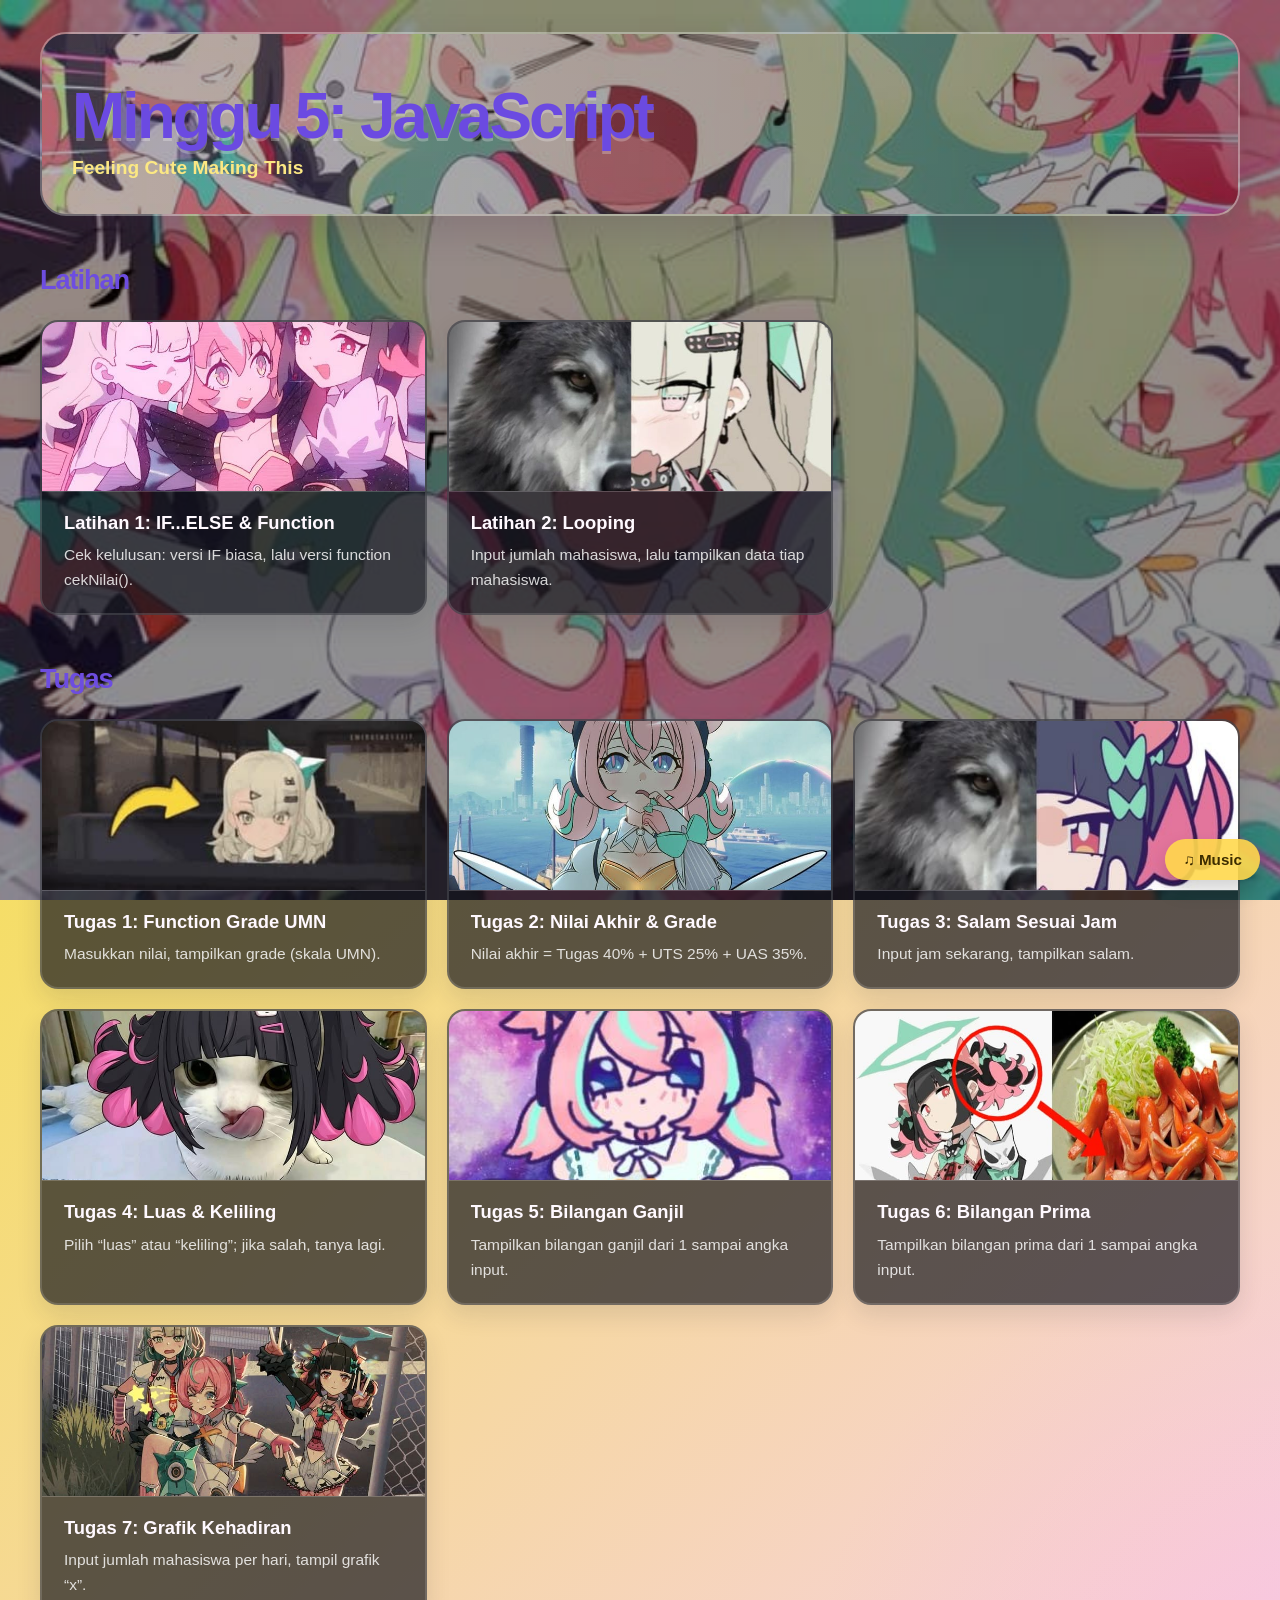
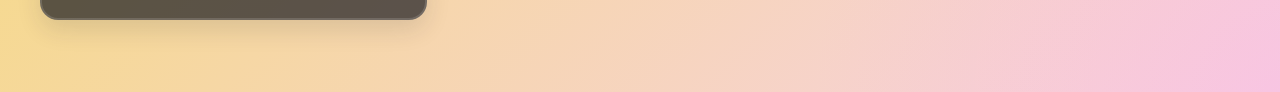
<file: MuhammadFardianOrlando_00000144918_Week05/index.html>
<!doctype html>
<html lang="id">
  <head>
    <meta charset="utf-8">
    <meta name="viewport" content="width=device-width, initial-scale=1">
    <title>Minggu 5: JavaScript</title>
    <link rel="stylesheet" href="style.css">
  </head>
  <body data-video="VidsNimage/Redreaming.mp4" data-image="VidsNimage/RERE.jpeg">
    <div class="wrap">
      <header class="hero">
        <div class="hero-media" aria-hidden="true">
          <img src="VidsNimage/RERE.jpeg" alt="">
        </div>
        <div class="hero-content">
          <h1>Minggu 5: JavaScript</h1>
          <p class="sub">Feeling Cute Making This</p>
        </div>
      </header>

      <h2>Latihan</h2>
      <div class="grid">
        <a class="card" href="latihan1.html" data-image="VidsNimage/Re1.jpeg"><b>Latihan 1: IF...ELSE &amp; Function</b><span>Cek kelulusan: versi IF biasa, lalu versi function cekNilai().</span></a>
        <a class="card" href="latihan2.html" data-image="VidsNimage/Re2.jpeg"><b>Latihan 2: Looping</b><span>Input jumlah mahasiswa, lalu tampilkan data tiap mahasiswa.</span></a>
      </div>

      <h2>Tugas</h2>
      <div class="grid">
        <a class="card" href="tugas1.html" data-image="VidsNimage/Re3.jpeg"><b>Tugas 1: Function Grade UMN</b><span>Masukkan nilai, tampilkan grade (skala UMN).</span></a>
        <a class="card" href="tugas2.html" data-image="VidsNimage/Re4.jpeg"><b>Tugas 2: Nilai Akhir &amp; Grade</b><span>Nilai akhir = Tugas 40% + UTS 25% + UAS 35%.</span></a>
        <a class="card" href="latihan3.html" data-image="VidsNimage/Re5.jpeg"><b>Tugas 3: Salam Sesuai Jam</b><span>Input jam sekarang, tampilkan salam.</span></a>
        <a class="card" href="latihan4.html" data-image="VidsNimage/Re6.jpeg"><b>Tugas 4: Luas &amp; Keliling</b><span>Pilih “luas” atau “keliling”; jika salah, tanya lagi.</span></a>
        <a class="card" href="latihan5.html" data-image="VidsNimage/Re7.jpeg"><b>Tugas 5: Bilangan Ganjil</b><span>Tampilkan bilangan ganjil dari 1 sampai angka input.</span></a>
        <a class="card" href="latihan6.html" data-image="VidsNimage/Re8.jpeg"><b>Tugas 6: Bilangan Prima</b><span>Tampilkan bilangan prima dari 1 sampai angka input.</span></a>
        <a class="card" href="latihan7.html" data-image="VidsNimage/Re9.jpeg"><b>Tugas 7: Grafik Kehadiran</b><span>Input jumlah mahasiswa per hari, tampil grafik “x”.</span></a>
      </div>
    </div>

    <div class="music-control">
      <button id="musicToggle" type="button" aria-label="Toggle background music">♫ Music</button>
      <audio id="bgMusic" autoplay loop preload="auto">
        <source src="VidsNimage/ReDreaming Angel - Sān-Z - Topic (128k).mp3" type="audio/mpeg">
        Browser Anda tidak mendukung audio HTML5.
      </audio>
    </div>

    <script src="script.js"></script>
  </body>
</html>
</file>
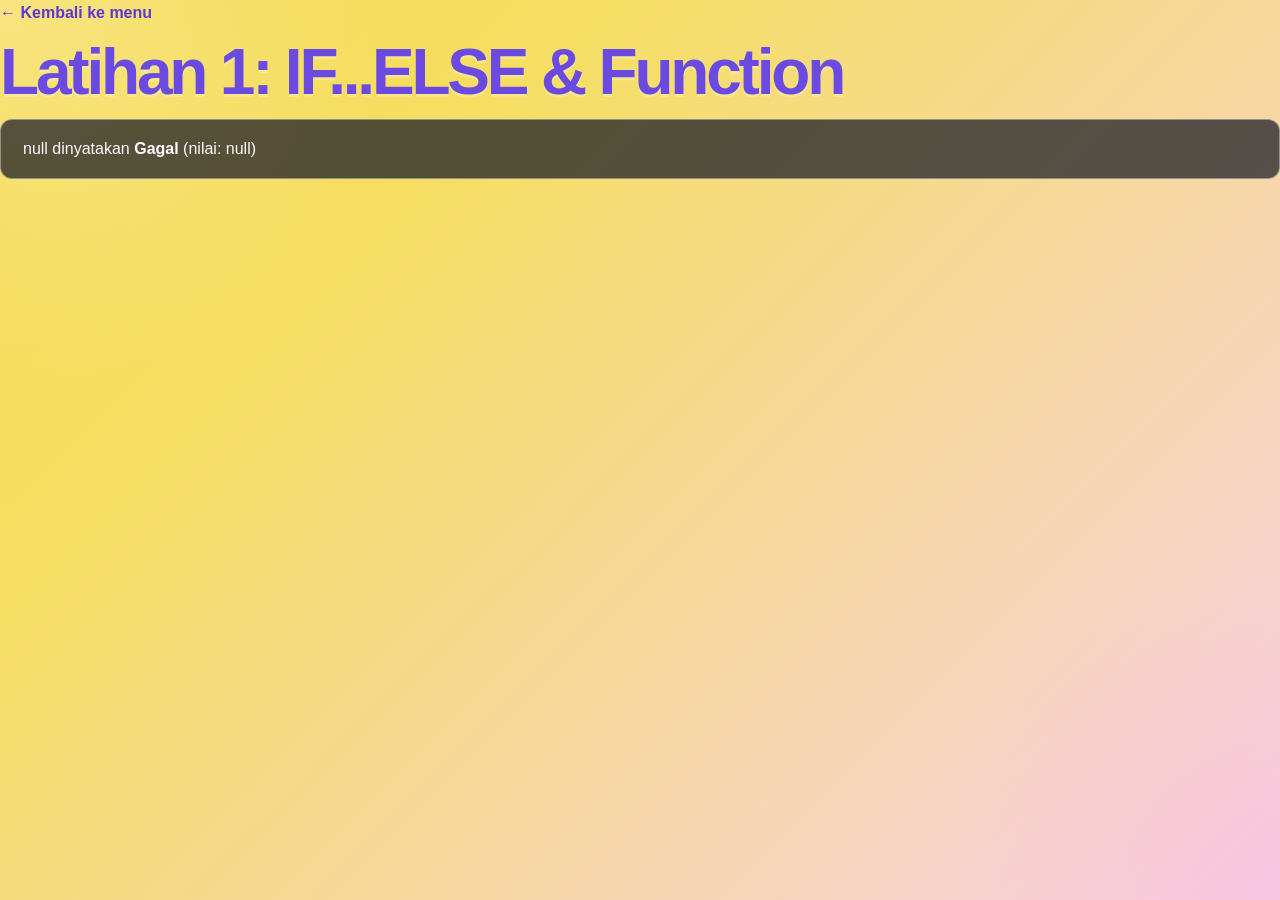
<file: MuhammadFardianOrlando_00000144918_Week05/latihan1.html>
<!doctype html>
<html lang="id"><head><meta charset="utf-8">
<meta name="viewport" content="width=device-width, initial-scale=1">
<title>Latihan 1: IF...ELSE & Function</title>
<link rel="stylesheet" href="style.css"></head>
<body>
<a class="nav" href="index.html">&larr; Kembali ke menu</a>
<h1>Latihan 1: IF...ELSE & Function</h1>
<div class="hasil">
<script>

function cekNilai(nilai) {
    if (nilai >= 60) {
        return "Lulus";
    } else {
        return "Gagal";
    }
}

var nama = window.prompt("nama");
var nilai = window.prompt("nilai");
alert(cekNilai(nilai));
document.write(nama + " dinyatakan <b>" + cekNilai(nilai) + "</b> (nilai: " + nilai + ")");
</script>
</div>

<div class="music-control" aria-hidden="true">
  <audio id="bgMusic" autoplay loop preload="auto">
    <source src="VidsNimage/ReDreaming Angel - Sān-Z - Topic (128k).mp3" type="audio/mpeg">
  </audio>
</div>

<script>
document.addEventListener('DOMContentLoaded', () => {
  const audio = document.getElementById('bgMusic');
  if (audio) {
    audio.volume = 0.35;
    audio.play().catch(() => {});
  }
});
</script>
</body></html>
</file>
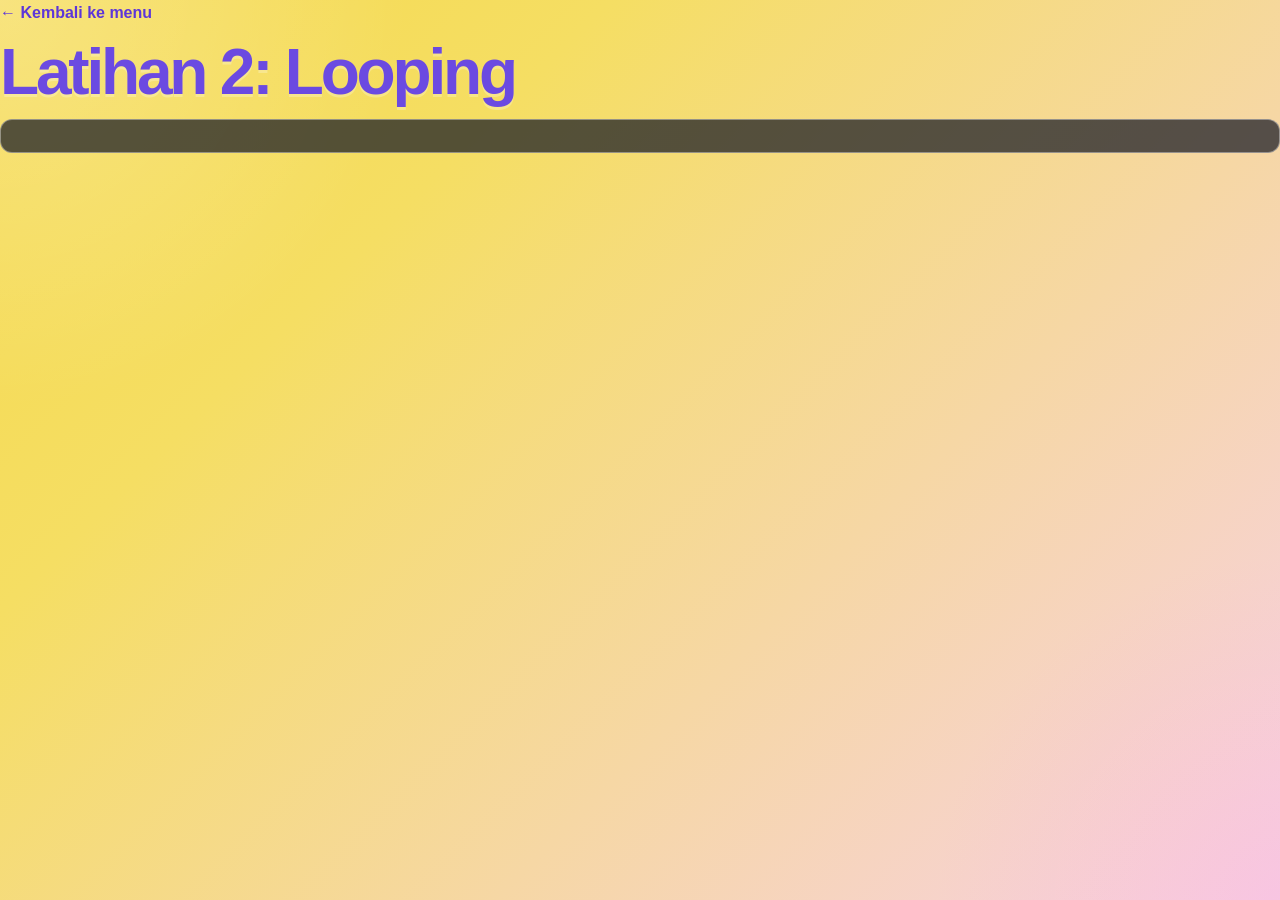
<file: MuhammadFardianOrlando_00000144918_Week05/latihan2.html>
<!doctype html>
<html lang="id"><head><meta charset="utf-8">
<meta name="viewport" content="width=device-width, initial-scale=1">
<title>Latihan 2: Looping</title>
<link rel="stylesheet" href="style.css"></head>
<body>
<a class="nav" href="index.html">&larr; Kembali ke menu</a>
<h1>Latihan 2: Looping</h1>
<div class="hasil">
<script>

var jumlahMhs = window.prompt("Jumlah");
for (var i = 1; i <= jumlahMhs; i++) {
    var nama = window.prompt("Nama");
    var uts = window.prompt("UTS");
    var uas = window.prompt("UAS");
    var tugas = window.prompt("Tugas");

    document.write("<br /><br />" + i + ". " + nama + "<br />");
    document.write("Tugas: " + tugas);
    document.write("<br />UTS: " + uts);
    document.write("<br />UAS: " + uas);
}
</script>
</div>

<div class="music-control" aria-hidden="true">
  <audio id="bgMusic" autoplay loop preload="auto">
    <source src="VidsNimage/ReDreaming Angel - Sān-Z - Topic (128k).mp3" type="audio/mpeg">
  </audio>
</div>

<script>
document.addEventListener('DOMContentLoaded', () => {
  const audio = document.getElementById('bgMusic');
  if (audio) {
    audio.volume = 0.35;
    audio.play().catch(() => {});
  }
});
</script>
</body></html>
</file>
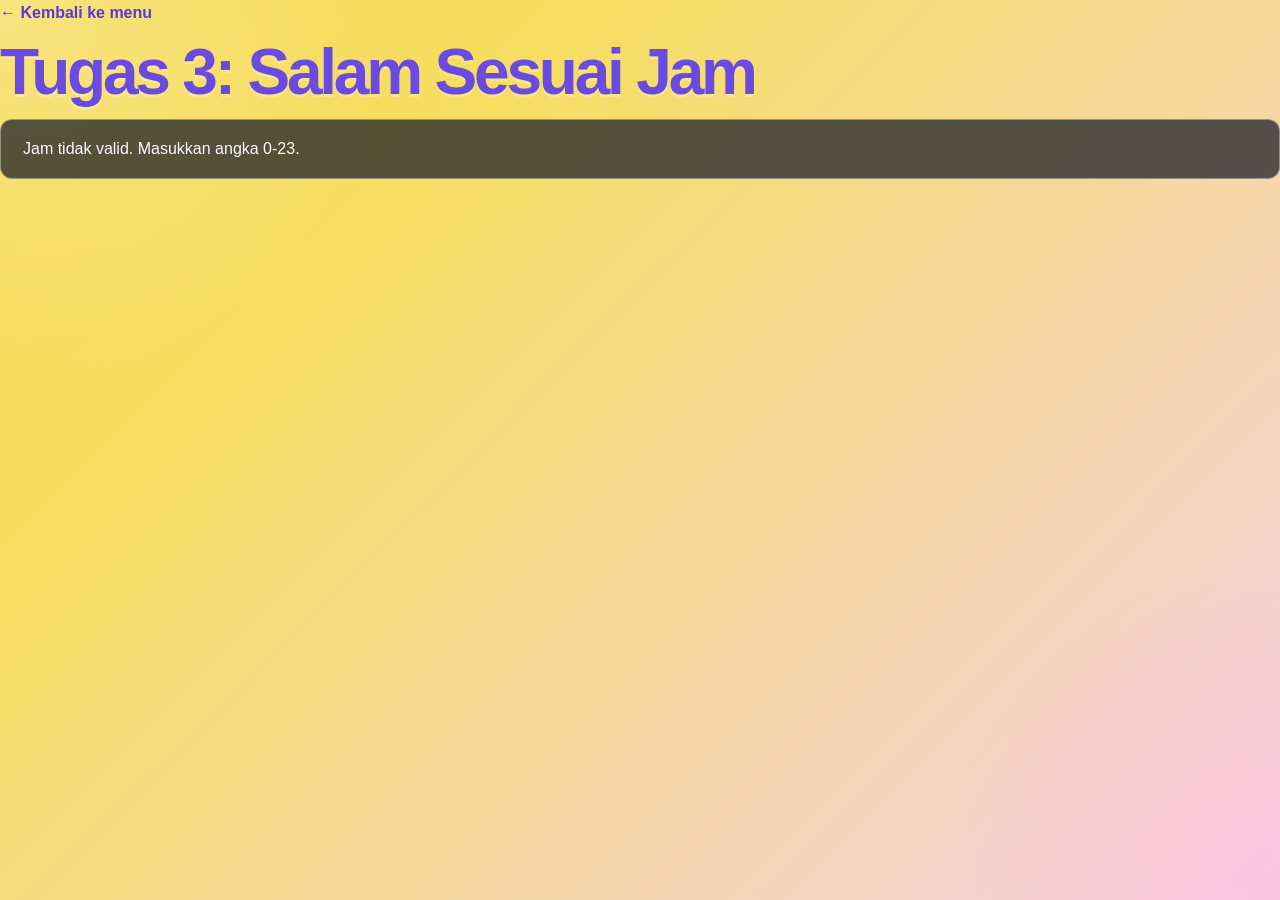
<file: MuhammadFardianOrlando_00000144918_Week05/latihan3.html>
<!doctype html>
<html lang="id"><head><meta charset="utf-8">
<meta name="viewport" content="width=device-width, initial-scale=1">
<title>Tugas 3: Salam Sesuai Jam</title>
<link rel="stylesheet" href="style.css"></head>
<body>
<a class="nav" href="index.html">&larr; Kembali ke menu</a>
<h1>Tugas 3: Salam Sesuai Jam</h1>
<div class="hasil">
<script>

function getSalam(jam) {
    if (jam >= 6 && jam <= 10) return "Selamat Pagi";
    else if (jam >= 11 && jam <= 14) return "Selamat Siang";
    else if (jam >= 15 && jam <= 17) return "Selamat Sore";
    else if (jam >= 18 && jam <= 22) return "Selamat Malam";
    else return "Selamat Tidur"; 
}

var jam = parseInt(window.prompt("Jam Sekarang"));
if (isNaN(jam) || jam < 0 || jam > 23) {
    document.write("Jam tidak valid. Masukkan angka 0-23.");
} else {
    document.write("Jam " + jam + ":00 &rarr; <b>" + getSalam(jam) + "</b>");
}
</script>
</div>

<div class="music-control" aria-hidden="true">
  <audio id="bgMusic" autoplay loop preload="auto">
    <source src="VidsNimage/ReDreaming Angel - Sān-Z - Topic (128k).mp3" type="audio/mpeg">
  </audio>
</div>

<script>
document.addEventListener('DOMContentLoaded', () => {
  const audio = document.getElementById('bgMusic');
  if (audio) {
    audio.volume = 0.35;
    audio.play().catch(() => {});
  }
});
</script>
</body></html>
</file>
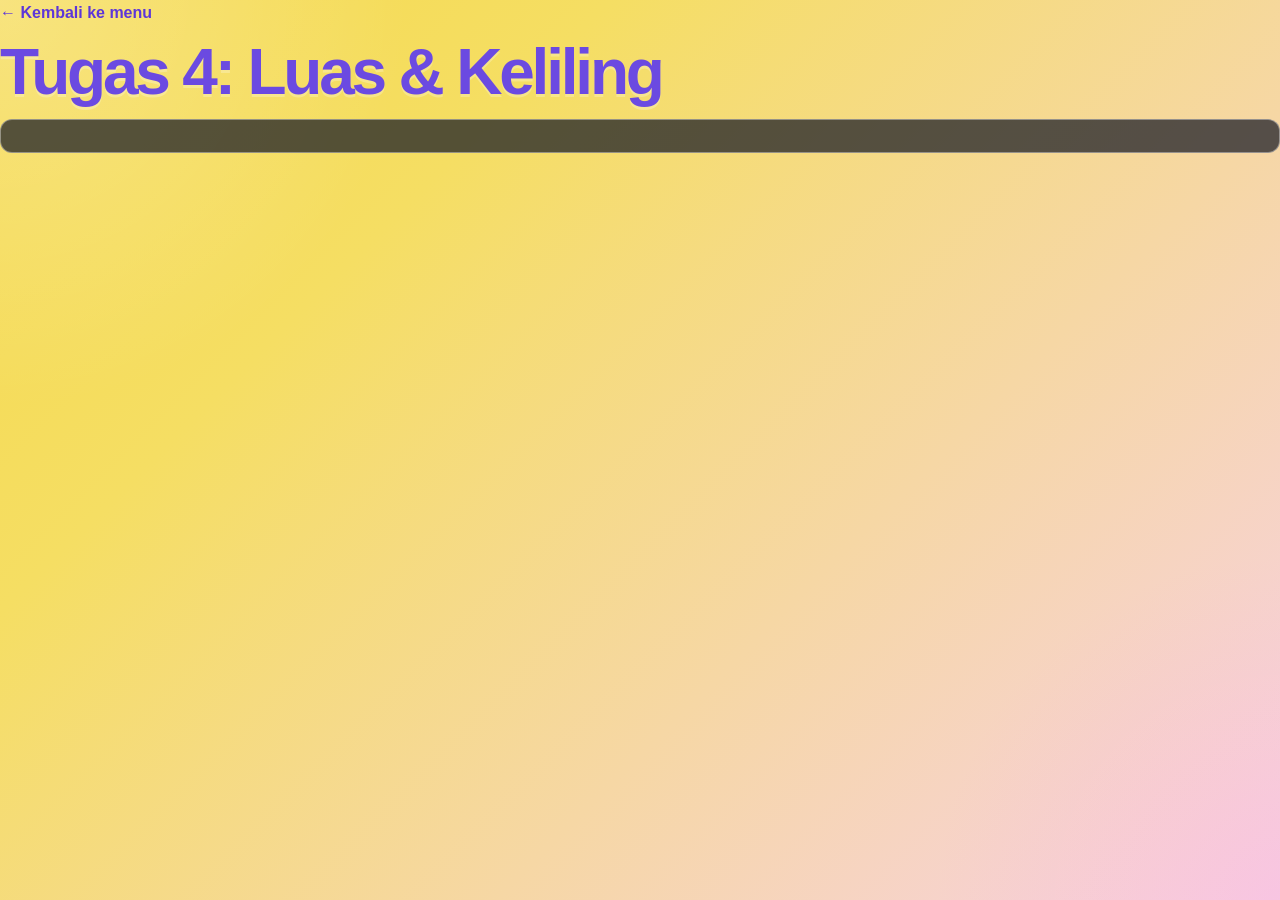
<file: MuhammadFardianOrlando_00000144918_Week05/latihan4.html>
<!doctype html>
<html lang="id"><head><meta charset="utf-8">
<meta name="viewport" content="width=device-width, initial-scale=1">
<title>Tugas 4: Luas & Keliling</title>
<link rel="stylesheet" href="style.css"></head>
<body>
<a class="nav" href="index.html">&larr; Kembali ke menu</a>
<h1>Tugas 4: Luas & Keliling</h1>
<div class="hasil">
<script>

var pilihan = "";
while (pilihan !== "luas" && pilihan !== "keliling") {
    pilihan = window.prompt("Ingin menghitung apa? Ketik \"luas\" atau \"keliling\"");
    if (pilihan === null) break; 
    pilihan = pilihan.toLowerCase().trim();
}

if (pilihan !== null) {
    var lebar = parseFloat(window.prompt("Lebar"));
    var panjang = parseFloat(window.prompt("Panjang"));
    if (pilihan === "luas") {
        document.write("Luas = " + panjang + " x " + lebar + " = <b>" + (panjang * lebar) + "</b>");
    } else {
        document.write("Keliling = 2 x (" + panjang + " + " + lebar + ") = <b>" + (2 * (panjang + lebar)) + "</b>");
    }
}
</script>
</div>

<div class="music-control" aria-hidden="true">
  <audio id="bgMusic" autoplay loop preload="auto">
    <source src="VidsNimage/ReDreaming Angel - Sān-Z - Topic (128k).mp3" type="audio/mpeg">
  </audio>
</div>

<script>
document.addEventListener('DOMContentLoaded', () => {
  const audio = document.getElementById('bgMusic');
  if (audio) {
    audio.volume = 0.35;
    audio.play().catch(() => {});
  }
});
</script>
</body></html>
</file>
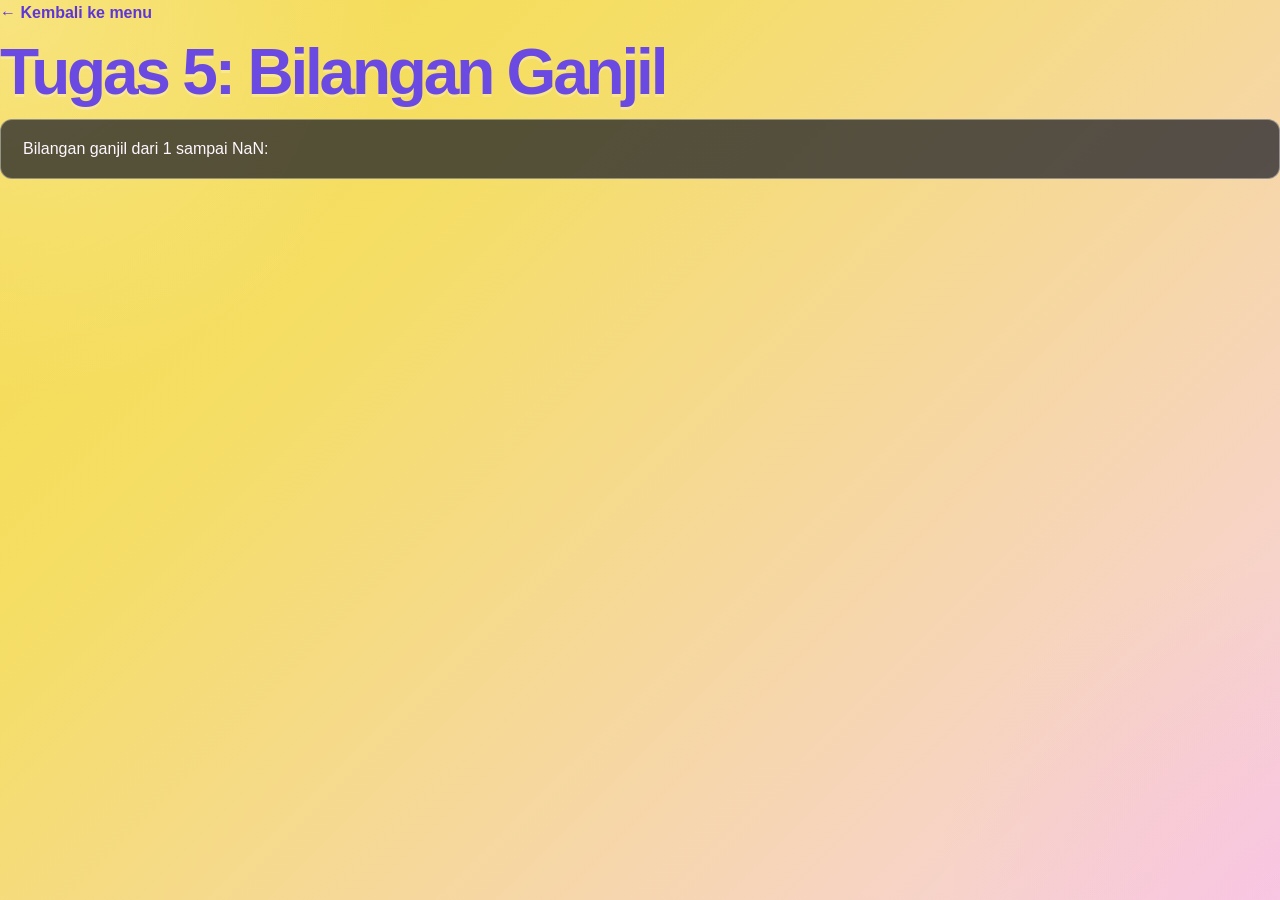
<file: MuhammadFardianOrlando_00000144918_Week05/latihan5.html>
<!doctype html>
<html lang="id"><head><meta charset="utf-8">
<meta name="viewport" content="width=device-width, initial-scale=1">
<title>Tugas 5: Bilangan Ganjil</title>
<link rel="stylesheet" href="style.css"></head>
<body>
<a class="nav" href="index.html">&larr; Kembali ke menu</a>
<h1>Tugas 5: Bilangan Ganjil</h1>
<div class="hasil">
<script>

var angka = parseInt(window.prompt("Masukkan angka"));
document.write("Bilangan ganjil dari 1 sampai " + angka + ":<br />");
var hasil = [];
for (var i = 1; i <= angka; i++) {
    if (i % 2 !== 0) hasil.push(i);
}
document.write(hasil.join(", "));
</script>
</div>

<div class="music-control" aria-hidden="true">
  <audio id="bgMusic" autoplay loop preload="auto">
    <source src="VidsNimage/ReDreaming Angel - Sān-Z - Topic (128k).mp3" type="audio/mpeg">
  </audio>
</div>

<script>
document.addEventListener('DOMContentLoaded', () => {
  const audio = document.getElementById('bgMusic');
  if (audio) {
    audio.volume = 0.35;
    audio.play().catch(() => {});
  }
});
</script>
</body></html>
</file>
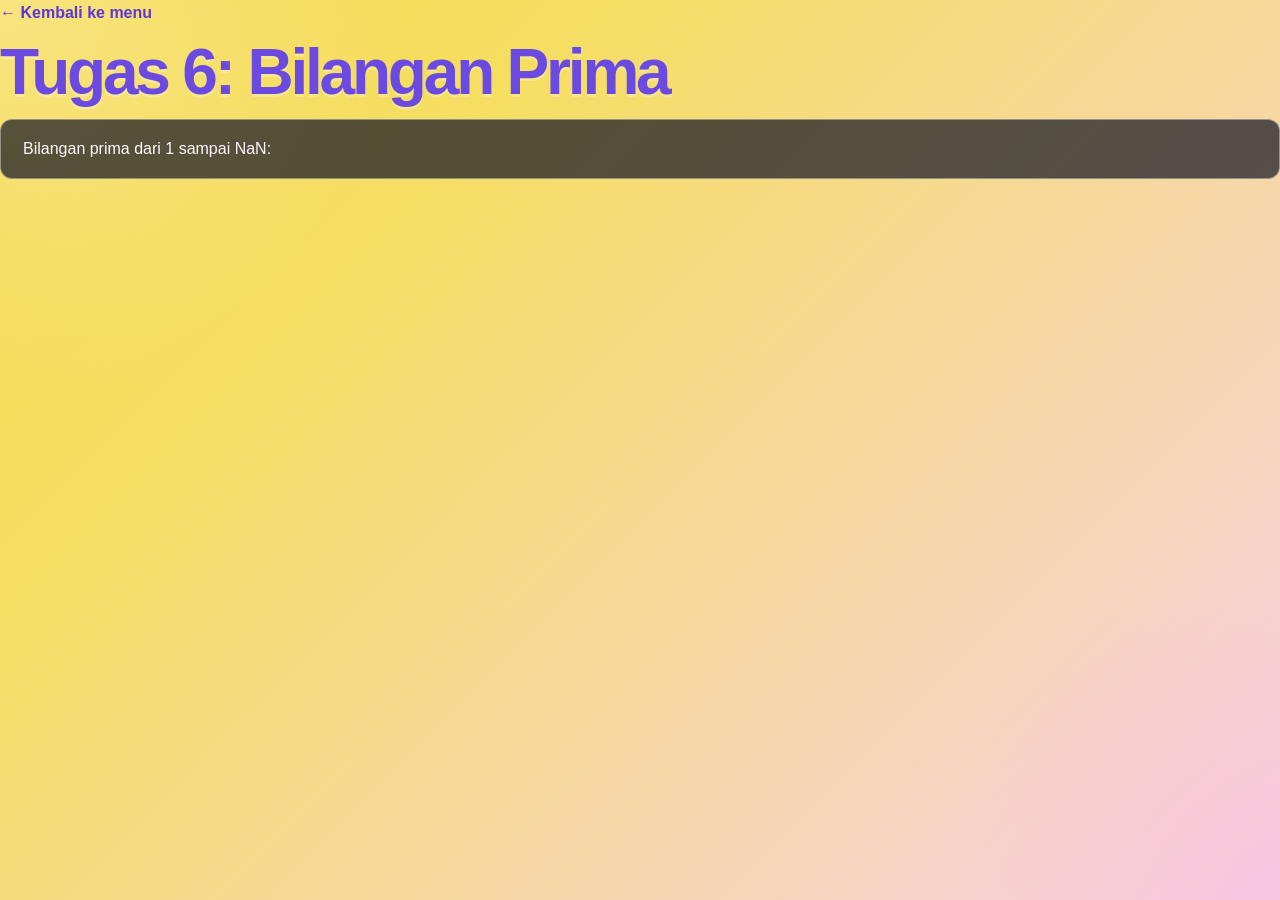
<file: MuhammadFardianOrlando_00000144918_Week05/latihan6.html>
<!doctype html>
<html lang="id"><head><meta charset="utf-8">
<meta name="viewport" content="width=device-width, initial-scale=1">
<title>Tugas 6: Bilangan Prima</title>
<link rel="stylesheet" href="style.css"></head>
<body>
<a class="nav" href="index.html">&larr; Kembali ke menu</a>
<h1>Tugas 6: Bilangan Prima</h1>
<div class="hasil">
<script>

function isPrima(n) {
    if (n < 2) return false;
    for (var j = 2; j * j <= n; j++) {
        if (n % j === 0) return false;
    }
    return true;
}

var angka = parseInt(window.prompt("Masukkan angka"));
document.write("Bilangan prima dari 1 sampai " + angka + ":<br />");
var hasil = [];
for (var i = 1; i <= angka; i++) {
    if (isPrima(i)) hasil.push(i);
}
document.write(hasil.join(", "));
</script>
</div>

<div class="music-control" aria-hidden="true">
  <audio id="bgMusic" autoplay loop preload="auto">
    <source src="VidsNimage/ReDreaming Angel - Sān-Z - Topic (128k).mp3" type="audio/mpeg">
  </audio>
</div>

<script>
document.addEventListener('DOMContentLoaded', () => {
  const audio = document.getElementById('bgMusic');
  if (audio) {
    audio.volume = 0.35;
    audio.play().catch(() => {});
  }
});
</script>
</body></html>
</file>
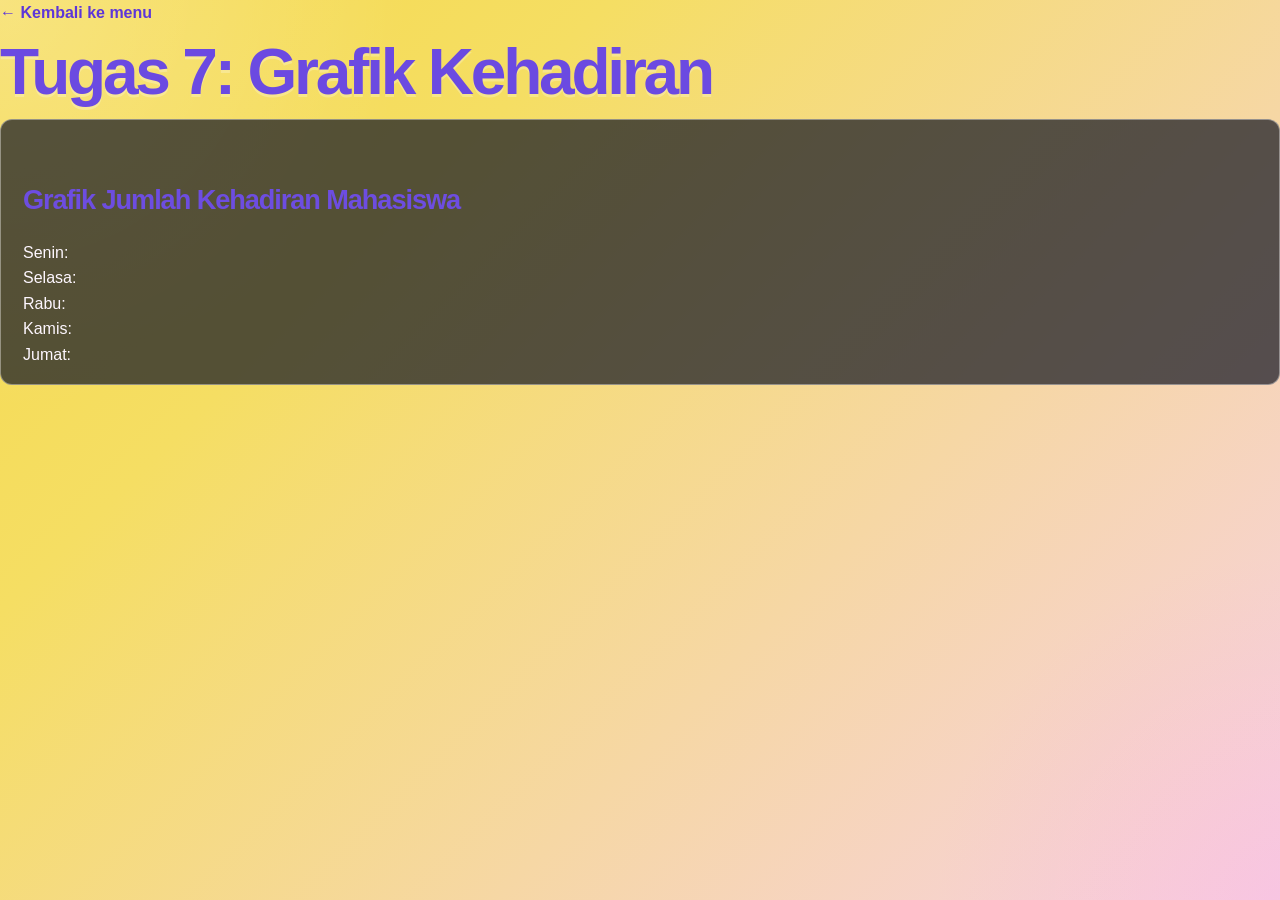
<file: MuhammadFardianOrlando_00000144918_Week05/latihan7.html>
<!doctype html>
<html lang="id"><head><meta charset="utf-8">
<meta name="viewport" content="width=device-width, initial-scale=1">
<title>Tugas 7: Grafik Kehadiran</title>
<link rel="stylesheet" href="style.css"></head>
<body>
<a class="nav" href="index.html">&larr; Kembali ke menu</a>
<h1>Tugas 7: Grafik Kehadiran</h1>
<div class="hasil">
<script>

var hari = ["Senin", "Selasa", "Rabu", "Kamis", "Jumat"];
var jumlah = [];
for (var i = 0; i < hari.length; i++) {
    jumlah[i] = parseInt(window.prompt("Jumlah mahasiswa masuk hari " + hari[i]));
}

document.write("<h2>Grafik Jumlah Kehadiran Mahasiswa</h2>");
for (var i = 0; i < hari.length; i++) {
    var batang = "";
    for (var j = 0; j < jumlah[i]; j++) {
        batang += "x";
    }
    document.write(hari[i] + ": " + batang + "<br />");
}
</script>
</div>

<div class="music-control" aria-hidden="true">
  <audio id="bgMusic" autoplay loop preload="auto">
    <source src="VidsNimage/ReDreaming Angel - Sān-Z - Topic (128k).mp3" type="audio/mpeg">
  </audio>
</div>

<script>
document.addEventListener('DOMContentLoaded', () => {
  const audio = document.getElementById('bgMusic');
  if (audio) {
    audio.volume = 0.35;
    audio.play().catch(() => {});
  }
});
</script>
</body></html>
</file>
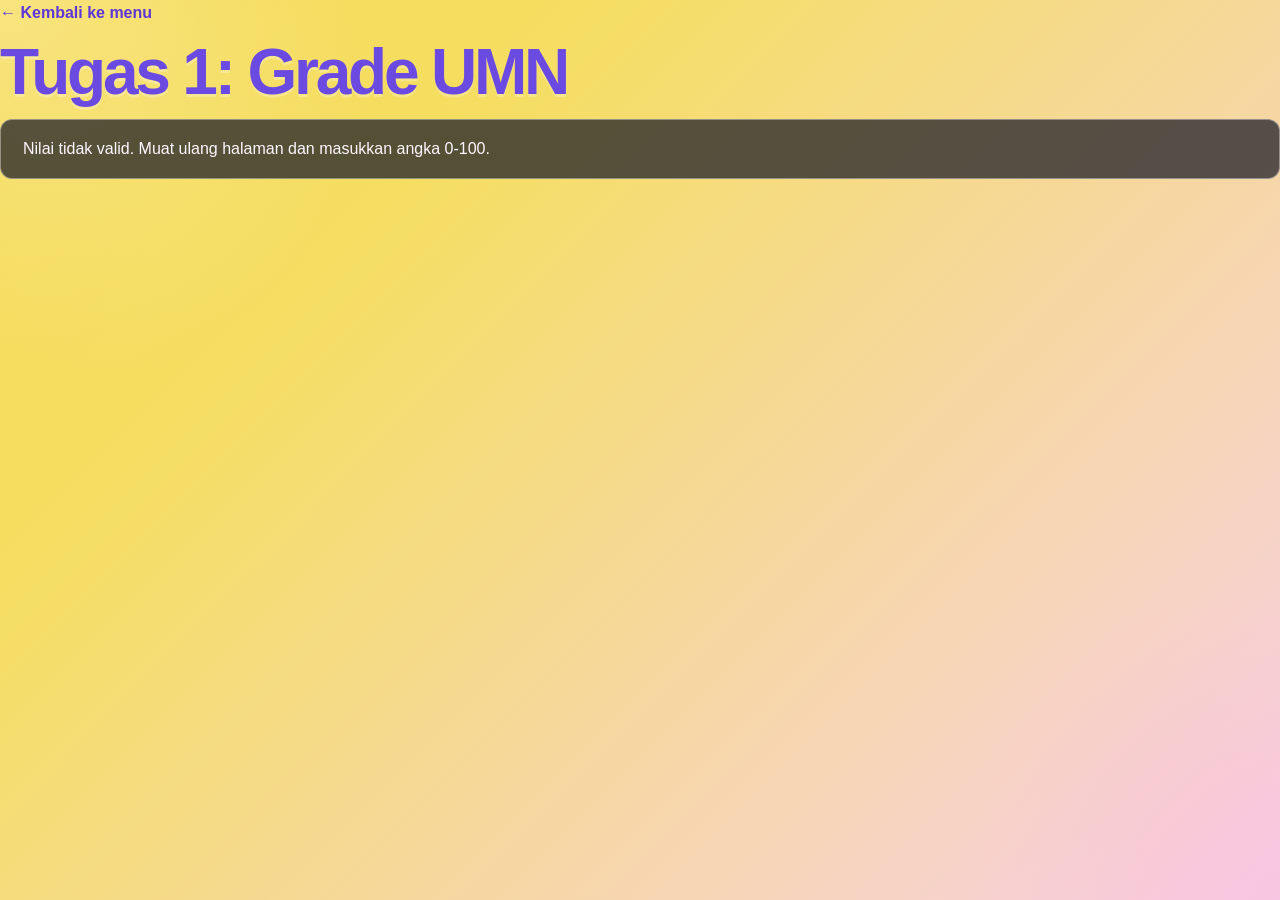
<file: MuhammadFardianOrlando_00000144918_Week05/tugas1.html>
<!doctype html>
<html lang="id"><head><meta charset="utf-8">
<meta name="viewport" content="width=device-width, initial-scale=1">
<title>Tugas 1: Grade UMN</title>
<link rel="stylesheet" href="style.css"></head>
<body>
<a class="nav" href="index.html">&larr; Kembali ke menu</a>
<h1>Tugas 1: Grade UMN</h1>
<div class="hasil">
<script>

// Ketentuan grade UMN
function getGrade(nilai) {
    if (nilai >= 85) return "A";
    else if (nilai >= 80) return "A-";
    else if (nilai >= 75) return "B+";
    else if (nilai >= 70) return "B";
    else if (nilai >= 65) return "B-";
    else if (nilai >= 60) return "C+";
    else if (nilai >= 55) return "C";
    else if (nilai >= 40) return "D";
    else return "E";
}

var nilai = parseFloat(window.prompt("Masukkan nilai (0-100)"));
if (isNaN(nilai) || nilai < 0 || nilai > 100) {
    document.write("Nilai tidak valid. Muat ulang halaman dan masukkan angka 0-100.");
} else {
    document.write("Nilai: " + nilai + "<br />Grade: <b>" + getGrade(nilai) + "</b>");
}
</script>
</div>

<div class="music-control" aria-hidden="true">
  <audio id="bgMusic" autoplay loop preload="auto">
    <source src="VidsNimage/ReDreaming Angel - Sān-Z - Topic (128k).mp3" type="audio/mpeg">
  </audio>
</div>

<script>
document.addEventListener('DOMContentLoaded', () => {
  const audio = document.getElementById('bgMusic');
  if (audio) {
    audio.volume = 0.35;
    audio.play().catch(() => {});
  }
});
</script>
</body></html>
</file>
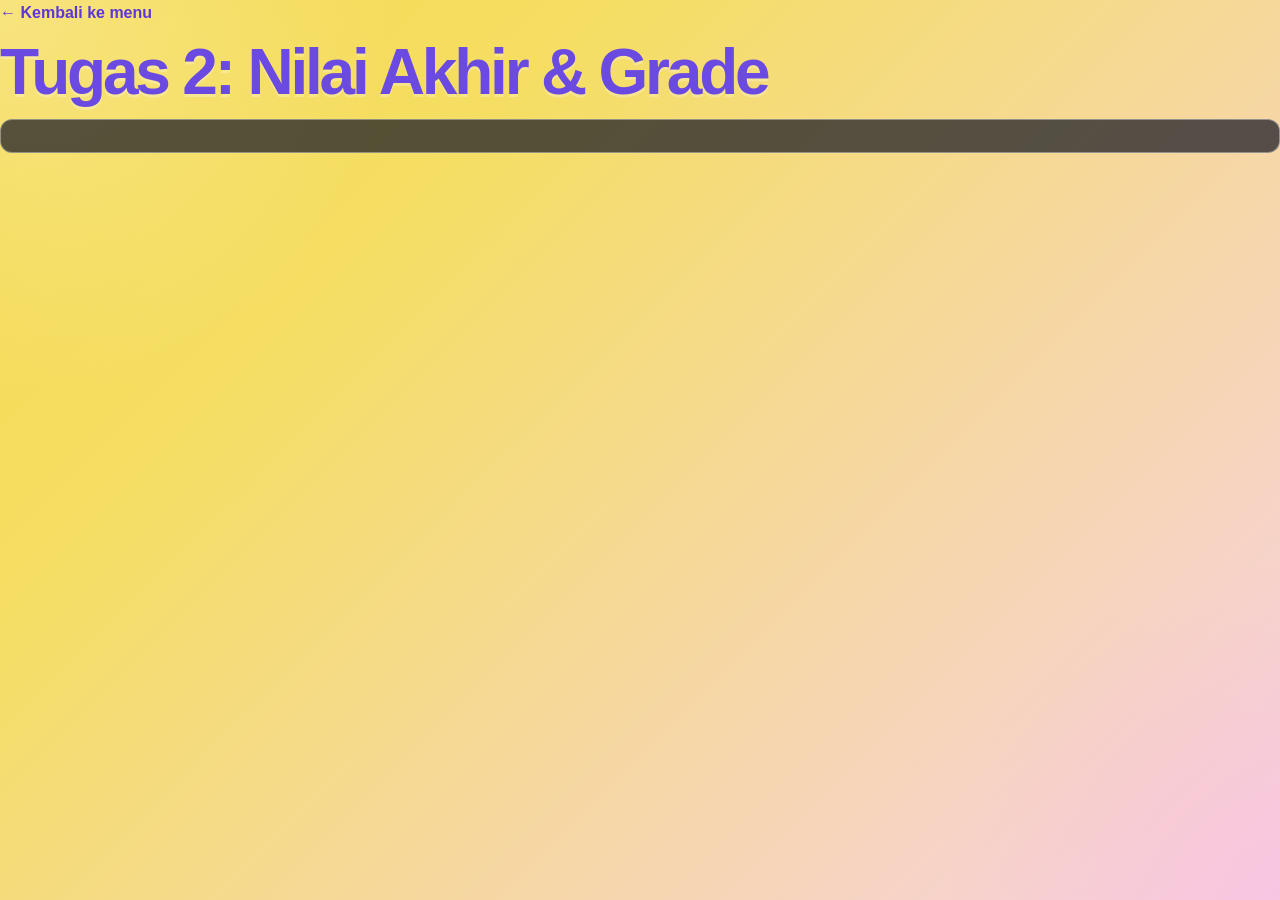
<file: MuhammadFardianOrlando_00000144918_Week05/tugas2.html>
<!doctype html>
<html lang="id"><head><meta charset="utf-8">
<meta name="viewport" content="width=device-width, initial-scale=1">
<title>Tugas 2: Nilai Akhir & Grade</title>
<link rel="stylesheet" href="style.css"></head>
<body>
<a class="nav" href="index.html">&larr; Kembali ke menu</a>
<h1>Tugas 2: Nilai Akhir & Grade</h1>
<div class="hasil">
<script>

function getGrade(nilai) {
    if (nilai >= 85) return "A";
    else if (nilai >= 80) return "A-";
    else if (nilai >= 75) return "B+";
    else if (nilai >= 70) return "B";
    else if (nilai >= 65) return "B-";
    else if (nilai >= 60) return "C+";
    else if (nilai >= 55) return "C";
    else if (nilai >= 40) return "D";
    else return "E";
}

// Bobot: Tugas 40%, UTS 25%, UAS 35%
function hitungNilaiAkhir(tugas, uts, uas) {
    var total = (tugas * 0.4) + (uts * 0.25) + (uas * 0.35);
    return Math.round(total * 100) / 100;
}

var jumlahMhs = parseInt(window.prompt("Jumlah mahasiswa"));
for (var i = 1; i <= jumlahMhs; i++) {
    var nama = window.prompt("Nama mahasiswa ke-" + i);
    var tugas = parseFloat(window.prompt("Nilai Tugas"));
    var uts = parseFloat(window.prompt("Nilai UTS"));
    var uas = parseFloat(window.prompt("Nilai UAS"));
    var akhir = hitungNilaiAkhir(tugas, uts, uas);

    document.write(i + ". " + nama + "<br />");
    document.write("Tugas: " + tugas + "<br />");
    document.write("UTS: " + uts + "<br />");
    document.write("UAS: " + uas + "<br />");
    document.write("Nilai Akhir: " + akhir + "<br />");
    document.write("Grade: " + getGrade(akhir) + "<br /><br />");
}
</script>
</div>

<div class="music-control" aria-hidden="true">
  <audio id="bgMusic" autoplay loop preload="auto">
    <source src="VidsNimage/ReDreaming Angel - Sān-Z - Topic (128k).mp3" type="audio/mpeg">
  </audio>
</div>

<script>
document.addEventListener('DOMContentLoaded', () => {
  const audio = document.getElementById('bgMusic');
  if (audio) {
    audio.volume = 0.35;
    audio.play().catch(() => {});
  }
});
</script>
</body></html>
</file>
<file: MuhammadFardianOrlando_00000144918_Week05/style.css>
:root {
  --bg: #f5d94d;
  --bg-2: #f7b9d4;
  --card: rgba(23, 25, 37, 0.72);
  --card-soft: rgba(255, 255, 255, 0.12);
  --line: rgba(255, 255, 255, 0.38);
  --title: #7b7af7;
  --title-deep: #5d5ae6;
  --text: #fef7ff;
  --muted: rgba(255, 255, 255, 0.8);
  --accent: #ff71c3;
  --accent-2: #6ae7d3;
  --shadow: rgba(72, 38, 80, 0.18);
  --dark: #1d2032;
}

* {
  box-sizing: border-box;
}

html {
  scroll-behavior: smooth;
}

body {
  position: relative;
  min-height: 100vh;
  margin: 0;
  padding: 0;
  overflow-x: hidden;
  background:
    radial-gradient(circle at top left, rgba(255, 255, 255, 0.28), transparent 26%),
    radial-gradient(circle at bottom right, rgba(255, 146, 209, 0.18), transparent 22%),
    linear-gradient(135deg, var(--bg) 0%, #f5de63 28%, #f7d0e6 100%);
  color: var(--text);
  font-family: "Trebuchet MS", "Segoe UI", sans-serif;
  line-height: 1.6;
}

img {
  max-width: 100%;
  display: block;
}

.page-bg {
  position: fixed;
  inset: 0;
  width: 100vw;
  height: 100vh;
  z-index: 0;
  overflow: hidden;
  background: var(--bg);
}

.page-bg img,
.page-bg video {
  position: absolute;
  inset: 0;
  width: 100vw;
  height: 100vh;
  min-width: 100%;
  min-height: 100%;
  object-fit: cover;
  object-position: center;
  display: block;
  filter: brightness(0.58) saturate(1.15);
}

.wrap {
  position: relative;
  z-index: 1;
  width: min(1200px, calc(100% - 28px));
  margin: 32px auto 72px;
}

a {
  color: var(--accent);
}

a:focus-visible {
  outline: 3px solid var(--accent);
  outline-offset: 3px;
}

.hero {
  position: relative;
  margin-bottom: 30px;
  border: 2px solid rgba(255, 255, 255, 0.18);
  border-radius: 26px;
  overflow: hidden;
  background: rgba(255, 255, 255, 0.18);
  box-shadow: 0 16px 35px var(--shadow);
}

.hero-media {
  position: absolute;
  inset: 0;
  z-index: 0;
}

.hero-media img,
.hero-media video {
  width: 100%;
  height: 100%;
  object-fit: cover;
  display: block;
  filter: brightness(0.68) saturate(1.2);
}

.hero-content {
  position: relative;
  z-index: 1;
  padding: 52px 30px 30px;
  background: linear-gradient(90deg, rgba(255, 255, 255, 0.12), rgba(0, 0, 0, 0.12));
}

h1 {
  margin: 0 0 6px;
  color: #6b4ae1;
  font-size: clamp(2.7rem, 5vw, 5rem);
  line-height: 0.96;
  letter-spacing: -0.05em;
  font-weight: 800;
  text-shadow: 0 3px 0 rgba(255, 255, 255, 0.25);
}

h2 {
  margin: 42px 0 18px;
  color: #6d4de0;
  font-size: clamp(1.7rem, 2vw, 2.4rem);
  font-weight: 800;
  letter-spacing: -0.04em;
}

.sub {
  margin: 0;
  color: #fce883;
  font-size: clamp(1.1rem, 1.5vw, 1.45rem);
  font-weight: 600;
}

.grid {
  display: grid;
  grid-template-columns: repeat(3, minmax(0, 1fr));
  gap: 20px;
}

.card {
  display: flex;
  flex-direction: column;
  height: 100%;
  overflow: hidden;
  background: rgba(18, 20, 29, 0.68);
  border: 2px solid rgba(255, 255, 255, 0.14);
  border-radius: 18px;
  color: var(--text);
  text-decoration: none;
  box-shadow: 0 10px 24px rgba(29, 32, 50, 0.12);
  transition: transform 0.2s ease, border-color 0.2s ease, box-shadow 0.2s ease;
}

.card:hover {
  border-color: var(--accent-2);
  box-shadow: 0 16px 28px rgba(29, 32, 50, 0.18);
  transform: translateY(-3px);
}

.card-media {
  width: 100%;
  height: 170px;
  overflow: hidden;
  border-bottom: 1px solid rgba(255, 255, 255, 0.16);
  background: rgba(255, 255, 255, 0.04);
}

.card-media img {
  width: 100%;
  height: 100%;
  object-fit: cover;
  display: block;
  transition: transform 0.3s ease;
}

.card:hover .card-media img {
  transform: scale(1.05);
}

.card b,
.card span {
  display: block;
}

.card b {
  margin: 18px 22px 8px;
  font-size: 1.15rem;
  line-height: 1.4;
  color: #fff9ff;
  font-weight: 700;
}

.card span {
  margin: 0 22px 20px;
  color: rgba(255, 255, 255, 0.82);
  font-size: 0.97rem;
  line-height: 1.6;
}

.nav {
  display: inline-block;
  margin-bottom: 16px;
  color: #5d36d9;
  font-weight: 700;
  text-decoration: none;
}

.hasil {
  margin-top: 16px;
  padding: 16px 22px;
  background: var(--card);
  border: 1px solid var(--line);
  border-radius: 12px;
}

.music-control {
  position: fixed;
  right: 20px;
  bottom: 20px;
  z-index: 20;
}

.music-control button {
  border: none;
  border-radius: 999px;
  padding: 12px 18px;
  background: rgba(255, 217, 77, 0.9);
  color: #3d2d00;
  font-weight: 800;
  font-size: 0.95rem;
  cursor: pointer;
  box-shadow: 0 10px 20px rgba(0, 0, 0, 0.18);
  transition: transform 0.2s ease, box-shadow 0.2s ease;
}

.music-control button:hover {
  transform: translateY(-1px);
  box-shadow: 0 14px 22px rgba(0, 0, 0, 0.2);
}

@media (max-width: 900px) {
  .grid {
    grid-template-columns: repeat(2, minmax(0, 1fr));
  }
}

@media (max-width: 560px) {
  .wrap {
    width: calc(100% - 18px);
    margin-top: 18px;
  }

  .hero-content {
    padding: 30px 18px 22px;
  }

  .grid {
    grid-template-columns: 1fr;
    gap: 16px;
  }
}
</file>
